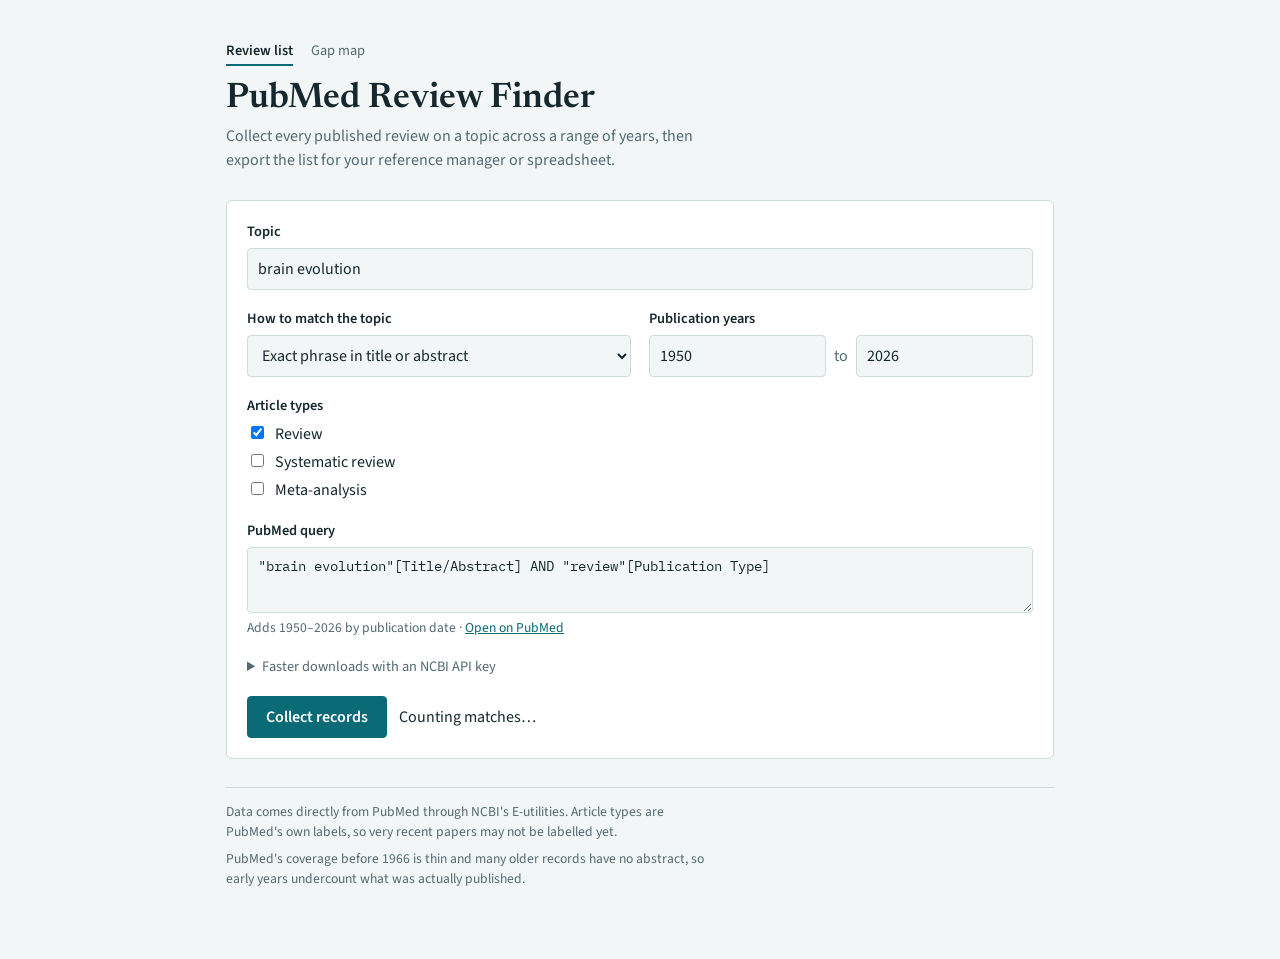
<file: index.html>
<!doctype html>
<html lang="en">
<head>
<meta charset="utf-8">
<meta name="viewport" content="width=device-width, initial-scale=1, viewport-fit=cover">
<title>PubMed Review Finder</title>
<meta name="description" content="Collect every PubMed review on a topic across a range of years, and export the records as CSV or RIS.">
<link rel="preconnect" href="https://fonts.googleapis.com">
<link rel="preconnect" href="https://fonts.gstatic.com" crossorigin>
<link rel="stylesheet" href="https://fonts.googleapis.com/css2?family=Newsreader:opsz,wght@6..72,500;6..72,600&family=Source+Sans+3:wght@400;600&family=IBM+Plex+Mono:wght@400;500&display=swap">
<link rel="stylesheet" href="site.css">
</head>
<body>
<main>
  <header>
    <nav class="site-nav"><a href="./" aria-current="page">Review list</a><a href="gap.html">Gap map</a></nav>
    <h1>PubMed Review Finder</h1>
    <p>Collect every published review on a topic across a range of years, then export the list for your reference manager or spreadsheet.</p>
  </header>

  <form id="form" novalidate>
    <div class="field">
      <label for="topic">Topic</label>
      <input type="text" id="topic" value="brain evolution" autocomplete="off">
    </div>
    <div class="row">
      <div class="field">
        <label for="mode">How to match the topic</label>
        <select id="mode">
          <option value="phrase">Exact phrase in title or abstract</option>
          <option value="words">All words in title or abstract</option>
          <option value="broad">Broad, with PubMed's subject mapping</option>
        </select>
      </div>
      <div class="field">
        <label for="from">Publication years</label>
        <div class="years">
          <input type="number" id="from" value="1950" min="1700" max="2100" aria-label="From year">
          <span>to</span>
          <input type="number" id="to" value="2026" min="1700" max="2100" aria-label="To year">
        </div>
      </div>
    </div>
    <fieldset>
      <legend>Article types</legend>
      <div class="checks">
        <label><input type="checkbox" id="t-review" value="review" checked> Review</label>
        <label><input type="checkbox" id="t-systematic" value="systematic review"> Systematic review</label>
        <label><input type="checkbox" id="t-meta" value="meta-analysis"> Meta-analysis</label>
      </div>
    </fieldset>
    <div class="field">
      <label for="query">PubMed query</label>
      <textarea id="query" rows="2" spellcheck="false"></textarea>
      <div class="hint"><span id="dateNote"></span> · <a id="pubmedLink" href="#" target="_blank" rel="noopener">Open on PubMed</a> <button type="button" class="linkbtn" id="resetQuery" hidden>· Undo my edits</button></div>
    </div>
    <details class="settings">
      <summary>Faster downloads with an NCBI API key</summary>
      <div class="field">
        <label for="apiKey">NCBI API key (optional)</label>
        <input type="password" id="apiKey" autocomplete="off">
        <span class="hint">A free key from your NCBI account settings raises the limit from 3 to 10 requests per second. It stays in this browser and is only sent to NCBI.</span>
      </div>
    </details>
    <div class="actions">
      <button type="submit" class="btn primary" id="go">Collect records</button>
      <button type="button" class="btn quiet" id="stop" hidden>Stop</button>
      <span id="countLine" aria-live="polite"></span>
    </div>
  </form>

  <section id="progress" hidden aria-live="polite">
    <div id="progressText"></div>
    <progress id="bar" max="1" value="0"></progress>
  </section>

  <div class="notice" id="notice" hidden role="status"></div>

  <section id="results" hidden>
    <div class="bar">
      <h2 id="resultTitle"></h2>
      <div class="actions">
        <button type="button" class="btn quiet" id="csv">Download CSV</button>
        <button type="button" class="btn quiet" id="ris">Download RIS</button>
      </div>
    </div>
    <div class="tools">
      <div class="field">
        <label for="filter">Filter these results</label>
        <input type="search" id="filter" placeholder="Title, author, journal or abstract">
      </div>
      <div class="field sort">
        <label for="sort">Sort by</label>
        <select id="sort">
          <option value="new">Newest first</option>
          <option value="old">Oldest first</option>
          <option value="journal">Journal</option>
        </select>
      </div>
    </div>
    <ol class="records" id="list"></ol>
    <button type="button" class="btn quiet" id="more" hidden>Show 100 more</button>
  </section>

  <footer>
    <p>Data comes directly from PubMed through NCBI's E-utilities. Article types are PubMed's own labels, so very recent papers may not be labelled yet.</p>
    <p>PubMed's coverage before 1966 is thin and many older records have no abstract, so early years undercount what was actually published.</p>
  </footer>
</main>

<script src="pubmed.js"></script>
<script>
const PAGE = 100;       // records added to the list per click

const $ = id => document.getElementById(id);
useApiKey(() => $('apiKey').value.trim());

/* ---------- Query building ---------- */

function topicClause(text, mode) {
  const clean = text.replace(/["\[\]]/g, ' ').replace(/\s+/g, ' ').trim();
  if (!clean) return '';
  if (mode === 'phrase') return `"${clean}"[Title/Abstract]`;
  if (mode === 'words') return clean.split(' ').map(w => `${w}[Title/Abstract]`).join(' AND ');
  return `(${clean})`;
}

function typeClause() {
  const types = [...document.querySelectorAll('.checks input:checked')].map(c => `"${c.value}"[Publication Type]`);
  if (types.length > 1) return `(${types.join(' OR ')})`;
  return types[0] || '';
}

function generatedQuery() {
  return [topicClause($('topic').value, $('mode').value), typeClause()].filter(Boolean).join(' AND ');
}

function searchSpec() {
  const from = parseInt($('from').value, 10), to = parseInt($('to').value, 10);
  const base = $('query').value.trim();
  if (!base) return { error: 'Enter a topic to search for.' };
  if (!from || !to) return { error: 'Enter both publication years.' };
  if (from > to) return { error: 'The first year needs to be before the last year.' };
  return { base, from, to, a: toDay(from, 1, 1), b: toDay(to, 12, 31) };
}

/* ---------- Live match count ---------- */

let countCtl = null, countTimer = null;

function refreshPreview() {
  const spec = searchSpec();
  $('dateNote').textContent = spec.error ? '' : `Adds ${spec.from}–${spec.to} by publication date`;
  $('pubmedLink').href = spec.error ? 'https://pubmed.ncbi.nlm.nih.gov/'
    : 'https://pubmed.ncbi.nlm.nih.gov/?term=' + encodeURIComponent(dated(spec.base, spec.a, spec.b));
  clearTimeout(countTimer);
  countCtl?.abort();
  if (spec.error) { $('countLine').textContent = spec.error; return; }
  $('countLine').textContent = 'Counting matches…';
  countTimer = setTimeout(async () => {
    const ctl = countCtl = new AbortController();
    try {
      const { count } = await search(dated(spec.base, spec.a, spec.b), 0, ctl.signal);
      showCount(count);
    } catch (e) {
      if (e.name !== 'AbortError') $('countLine').textContent = e.message;
    }
  }, 500);
}

function showCount(count) {
  const line = $('countLine');
  line.textContent = '';
  const strong = document.createElement('strong');
  strong.textContent = count.toLocaleString();
  line.append(strong, ` matching ${count === 1 ? 'record' : 'records'}`);
  const minutes = Math.ceil(count / BATCH * 1.3 / 60);
  if (count > 2000) line.append(`, about ${minutes} min to collect`);
}

/* ---------- Collecting ---------- */

let records = [], running = null, shown = PAGE, runLabel = '', runExpected = 0;

function setProgress(text, value) {
  $('progressText').textContent = text;
  $('bar').value = value;
}

function setBusy(busy) {
  $('go').disabled = busy;
  $('stop').hidden = !busy;
  $('progress').hidden = !busy;
  document.querySelectorAll('#form input, #form select, #form textarea').forEach(el => { el.disabled = busy; });
}

function notify(msg) {
  $('notice').textContent = msg || '';
  $('notice').hidden = !msg;
}

async function collect() {
  const spec = searchSpec();
  if (spec.error) { notify(spec.error); return; }
  clearTimeout(countTimer);
  countCtl?.abort();
  notify('');
  records = []; shown = PAGE; $('filter').value = '';
  runLabel = `${$('topic').value.trim() || 'pubmed'}_${spec.from}-${spec.to}`;
  $('results').hidden = true;
  setBusy(true);
  const ctl = running = new AbortController();
  const ids = new Set();
  let total = 0;
  try {
    setProgress('Searching PubMed…', 0);
    total = (await search(dated(spec.base, spec.a, spec.b), 0, ctl.signal)).count;
    runExpected = total;
    showCount(total);
    if (total) {
      await collectIds(spec.base, spec.a, spec.b, ids, () => {
        setProgress(`Finding records: ${ids.size.toLocaleString()} of ${total.toLocaleString()}`, Math.min(ids.size / total, 1) * .05);
      }, ctl.signal);
    }
    const list = [...ids];
    for (let i = 0; i < list.length; i += BATCH) {
      records.push(...await fetchRecords(list.slice(i, i + BATCH), ctl.signal));
      setProgress(`Downloading details: ${records.length.toLocaleString()} of ${list.length.toLocaleString()}`, .05 + .95 * records.length / list.length);
    }
    if (records.length < total) {
      notify(`PubMed reports ${total.toLocaleString()} matches, but ${records.length.toLocaleString()} could be retrieved. Narrowing the years or the query should recover the rest.`);
    }
  } catch (e) {
    const got = `${records.length.toLocaleString()} of ${total.toLocaleString()} records`;
    notify(e.name === 'AbortError' ? `Stopped with ${got} collected.` : `${e.message} Kept ${got}.`);
  }
  running = null;
  setBusy(false);
  render();
}

/* ---------- Results ---------- */

const hay = new WeakMap();
function searchText(r) {
  if (!hay.has(r)) hay.set(r, [r.title, r.authors.join(' '), r.journal, r.abstract, r.pmid].join(' ').toLowerCase());
  return hay.get(r);
}

function visibleRecords() {
  const q = $('filter').value.trim().toLowerCase();
  const rows = q ? records.filter(r => searchText(r).includes(q)) : records.slice();
  const by = $('sort').value;
  const yr = r => r.year ?? 0;
  if (by === 'new') rows.sort((a, b) => yr(b) - yr(a));
  if (by === 'old') rows.sort((a, b) => (a.year ?? 9999) - (b.year ?? 9999));
  if (by === 'journal') rows.sort((a, b) => a.journal.localeCompare(b.journal) || yr(b) - yr(a));
  return rows;
}

function render() {
  if (!records.length && !runExpected) {
    if (!$('notice').textContent) notify('No records match this search. Try a broader way of matching the topic.');
    return;
  }
  if (!records.length) return;
  const rows = visibleRecords();
  $('results').hidden = false;
  const noun = n => `${n.toLocaleString()} ${n === 1 ? 'record' : 'records'}`;
  $('resultTitle').textContent = rows.length === records.length ? noun(records.length) : `${rows.length.toLocaleString()} of ${noun(records.length)}`;
  $('list').replaceChildren(...rows.slice(0, shown).map(r => recordRow(r)));
  $('more').hidden = rows.length <= shown;
}

/* ---------- Wiring ---------- */

let queryEdited = false;

function syncQuery() {
  if (!queryEdited) $('query').value = generatedQuery();
  refreshPreview();
}

const exportName = ext => `pubmed_${slug(runLabel)}.${ext}`;

['topic', 'mode', 'from', 'to'].forEach(id => $(id).addEventListener('input', syncQuery));
document.querySelectorAll('.checks input').forEach(c => c.addEventListener('change', syncQuery));
$('query').addEventListener('input', () => {
  queryEdited = true;
  $('resetQuery').hidden = false;
  refreshPreview();
});
$('resetQuery').addEventListener('click', () => {
  queryEdited = false;
  $('resetQuery').hidden = true;
  syncQuery();
});
$('form').addEventListener('submit', e => { e.preventDefault(); if (!running) collect(); });
$('stop').addEventListener('click', () => running?.abort());
$('filter').addEventListener('input', () => { shown = PAGE; render(); });
$('sort').addEventListener('change', () => { shown = PAGE; render(); });
$('more').addEventListener('click', () => { shown += PAGE; render(); });
$('csv').addEventListener('click', () => saveFile(toCsv(visibleRecords()), 'text/csv;charset=utf-8', exportName('csv')));
$('ris').addEventListener('click', () => saveFile(toRis(visibleRecords()), 'application/x-research-info-systems', exportName('ris')));
$('apiKey').value = store.get('ncbi-key');
$('apiKey').addEventListener('change', () => store.set('ncbi-key', $('apiKey').value.trim()));

syncQuery();
</script>
</body>
</html>
</file>
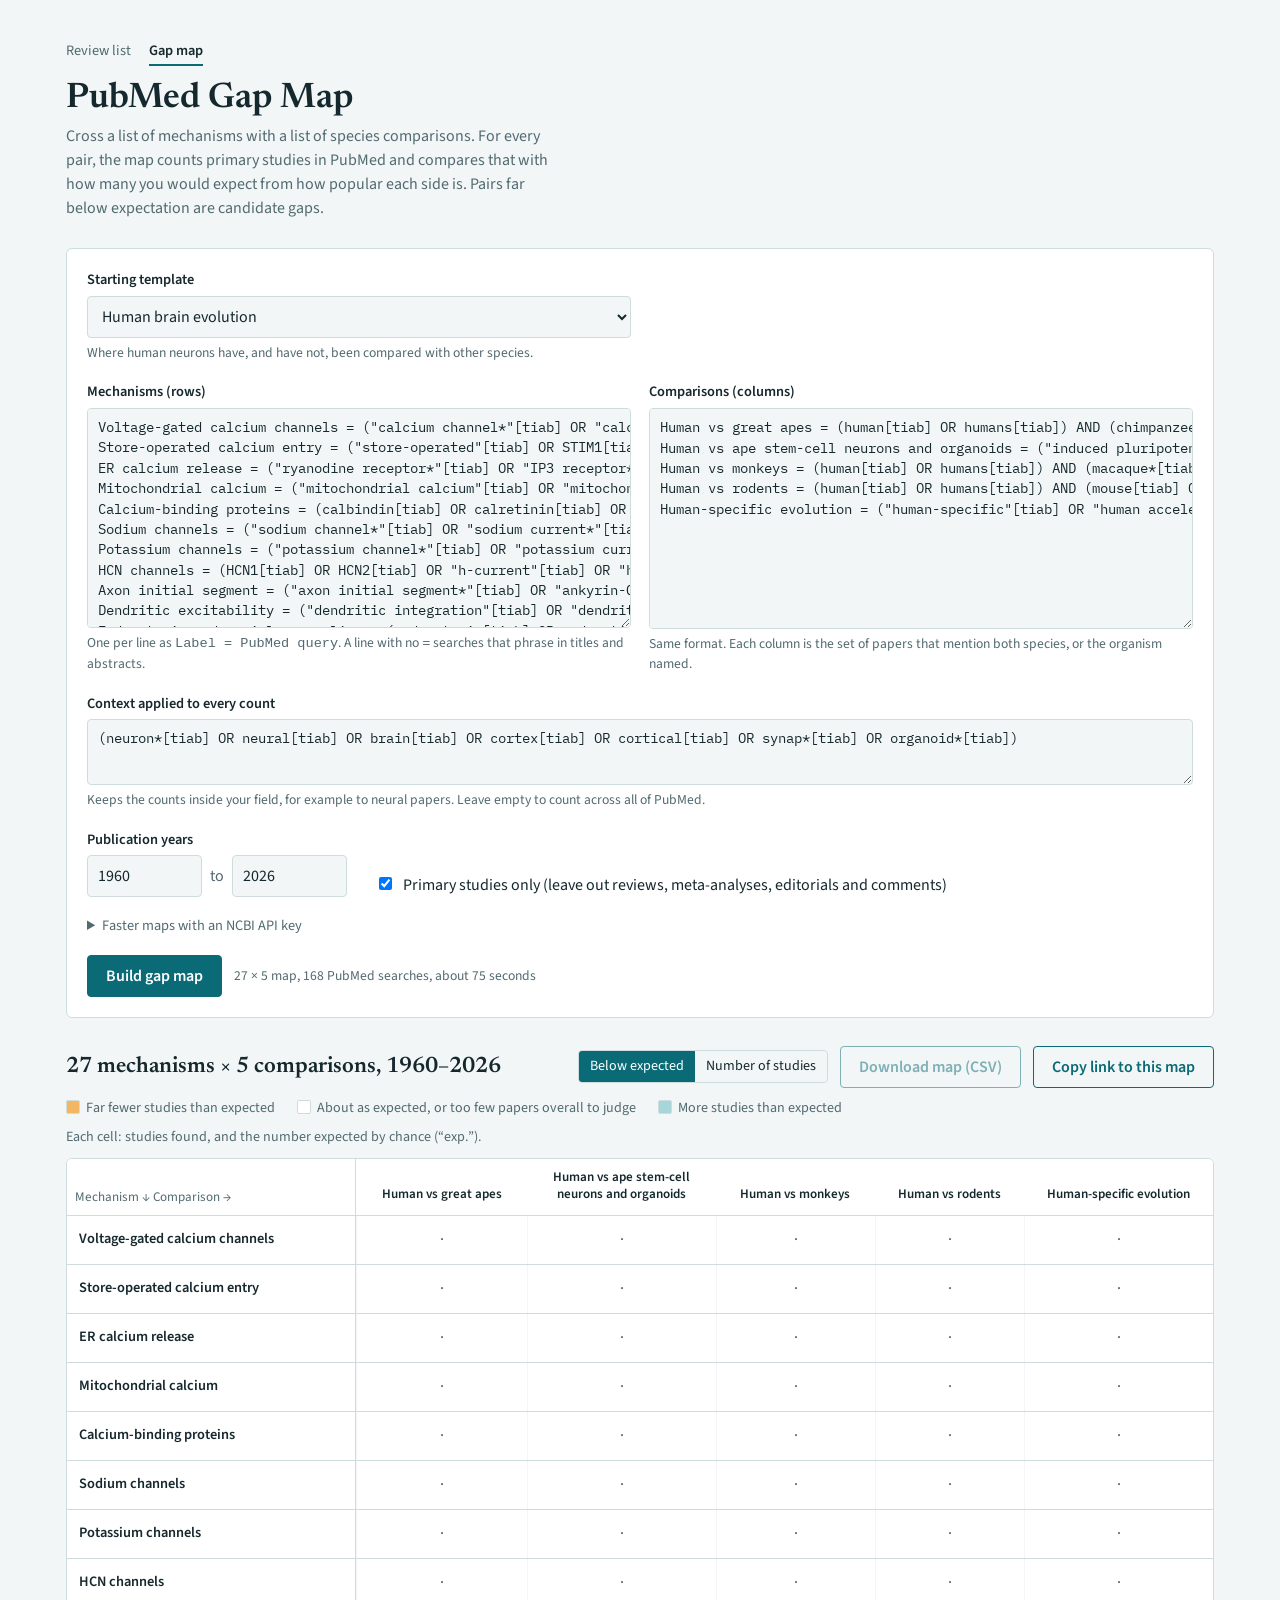
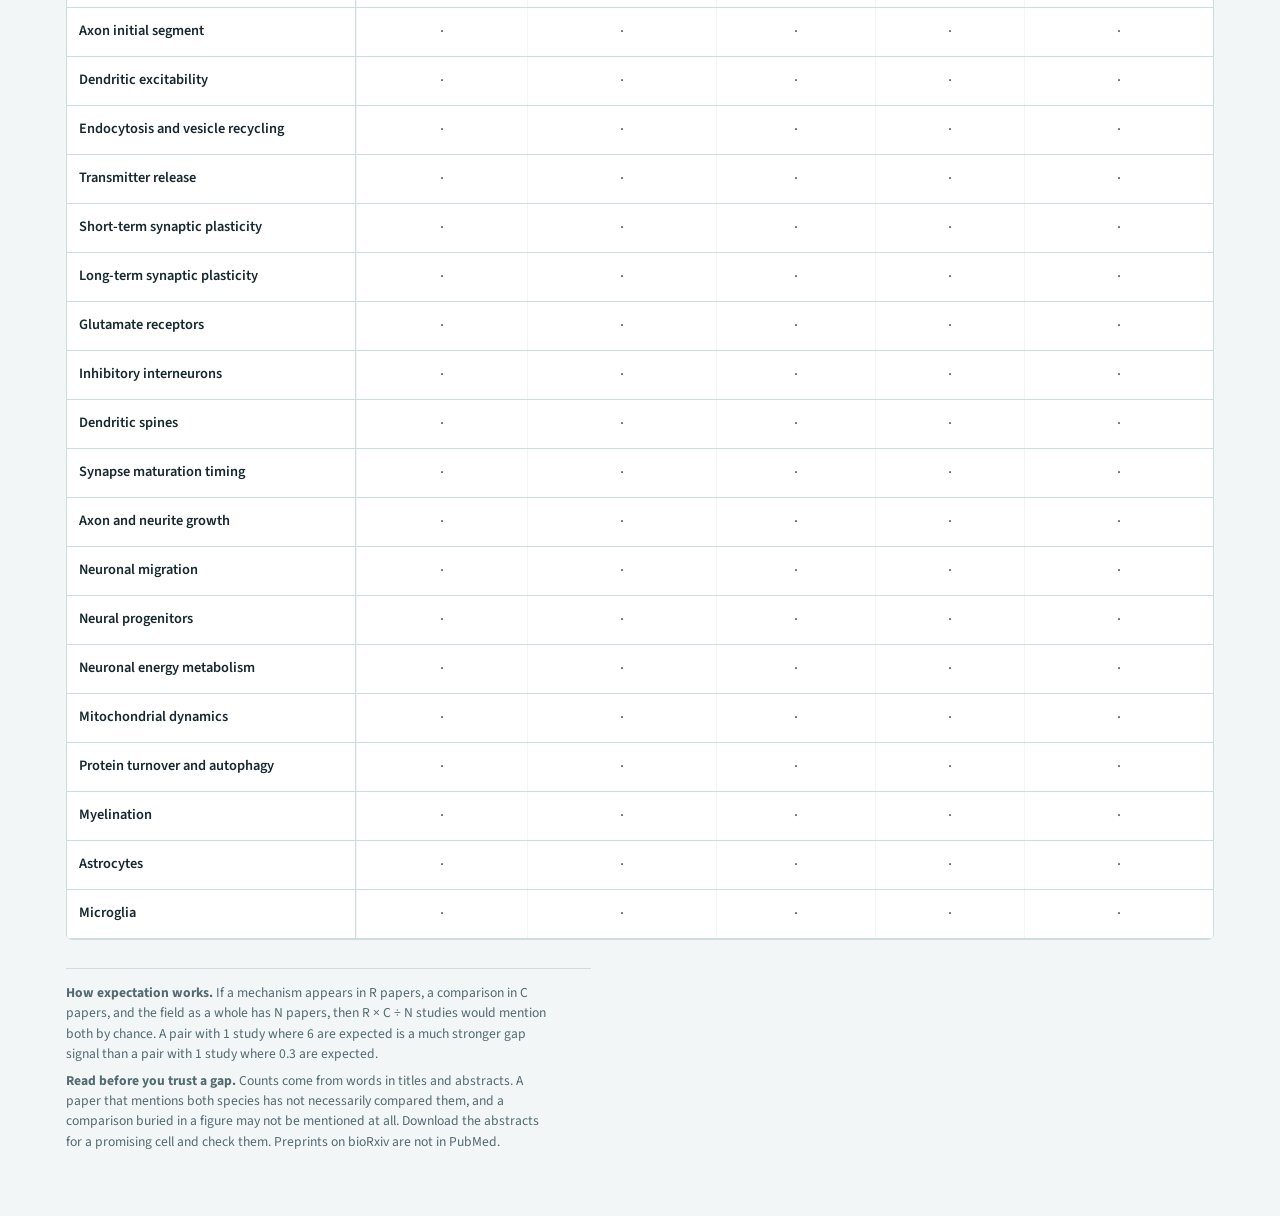
<file: gap.html>
<!doctype html>
<html lang="en">
<head>
<meta charset="utf-8">
<meta name="viewport" content="width=device-width, initial-scale=1, viewport-fit=cover">
<title>PubMed Gap Map</title>
<meta name="description" content="Cross mechanisms with species comparisons, count the primary studies in PubMed for each pair, and find the combinations nobody has studied.">
<link rel="preconnect" href="https://fonts.googleapis.com">
<link rel="preconnect" href="https://fonts.gstatic.com" crossorigin>
<link rel="stylesheet" href="https://fonts.googleapis.com/css2?family=Newsreader:opsz,wght@6..72,500;6..72,600&family=Source+Sans+3:wght@400;600&family=IBM+Plex+Mono:wght@400;500&display=swap">
<link rel="stylesheet" href="site.css">
<style>
/* Gap map: a mechanism-by-comparison grid. Warm cells have fewer studies than expected; cool cells more. */
:root { --gap: #f0a43a; --rich: #6dbac2; --cellfg: #15282e; }
@media (prefers-color-scheme: dark) { :root { --gap: #c4761f; --rich: #2f8e98; --cellfg: #f1f7f8; } }
main { max-width: 1180px; }
.config { display: grid; gap: 18px; grid-template-columns: 1fr 1fr; }
.config textarea { min-height: 220px; white-space: pre; overflow-x: auto; }
.config .wide { grid-column: 1 / -1; }
.config .wide textarea { min-height: 66px; white-space: pre-wrap; }
.opts { display: flex; flex-wrap: wrap; gap: 14px 28px; align-items: end; }
.opts .field { flex: 0 1 260px; }
.opts label.inline { display: flex; gap: 8px; align-items: baseline; font-weight: 400; }

.legend { display: flex; flex-wrap: wrap; gap: 8px 22px; align-items: center; font-size: .88rem; color: var(--muted); }
.swatch { display: inline-block; width: 14px; height: 14px; border-radius: 2px; vertical-align: -2px; margin-right: 6px; border: 1px solid var(--line); }
.views { display: inline-flex; border: 1px solid var(--line); border-radius: 4px; overflow: hidden; }
.views button { font: inherit; font-size: .88rem; background: transparent; color: var(--fg); border: 0; padding: 5px 11px; cursor: pointer; }
.views button[aria-pressed="true"] { background: var(--accent); color: var(--accent-fg); }

.matrix-wrap { overflow-x: auto; border: 1px solid var(--line); border-radius: 6px; background: var(--panel); }
table.matrix { border-collapse: separate; border-spacing: 0; font-variant-numeric: tabular-nums; min-width: 100%; }
.matrix th, .matrix td { border-bottom: 1px solid var(--line); padding: 0; }
.matrix thead th { position: sticky; top: 0; background: var(--panel); z-index: 2; vertical-align: bottom; padding: 10px 8px; text-align: center; min-width: 104px; max-width: 150px; font-weight: 600; font-size: .82rem; line-height: 1.25; }
.matrix th[scope=row] { position: sticky; left: 0; background: var(--panel); z-index: 1; text-align: left; padding: 6px 12px; font-weight: 600; font-size: .9rem; min-width: 200px; max-width: 240px; border-right: 1px solid var(--line); }
.matrix thead th.corner { left: 0; z-index: 3; text-align: left; color: var(--muted); font-weight: 400; border-right: 1px solid var(--line); }
.tot { display: block; font: 400 .74rem var(--mono); color: var(--muted); margin-top: 3px; }
.cell { width: 100%; min-height: 48px; border: 0; border-left: 1px solid var(--bg); background: var(--panel); color: var(--cellfg); font: inherit; cursor: pointer; display: grid; place-content: center; gap: 1px; padding: 6px 4px; }
.cell:hover { outline: 2px solid var(--accent); outline-offset: -2px; }
.cell .o { font: 600 1.05rem var(--display); }
.cell .e { font: 400 .7rem var(--mono); opacity: .8; }
.cell .flag { font: 600 .62rem var(--body); letter-spacing: .06em; text-transform: uppercase; }
.cell.pending .o { color: var(--muted); font-weight: 400; }
.cell[aria-current="true"] { outline: 3px solid var(--fg); outline-offset: -3px; }

.gaps { display: grid; gap: 10px; }
.gaps h2, #detail h2 { font: 600 1.4rem var(--display); margin: 0; }
ol.gaplist { margin: 0; padding: 0; list-style: none; border-top: 1px solid var(--line); }
ol.gaplist li { border-bottom: 1px solid var(--line); }
ol.gaplist button { all: unset; box-sizing: border-box; width: 100%; cursor: pointer; display: grid; grid-template-columns: 2.2rem minmax(0, 1fr) auto; gap: 12px; align-items: baseline; padding: 10px 4px; }
ol.gaplist button:hover .gl-t, ol.gaplist button:focus-visible .gl-t { color: var(--accent); text-decoration: underline; }
ol.gaplist button:focus-visible { outline: 2px solid var(--accent); }
.gl-n { font: 500 .85rem var(--mono); color: var(--muted); }
.gl-t { font: 500 1.02rem var(--display); }
.gl-c { font: 400 .85rem var(--mono); color: var(--muted); white-space: nowrap; }

#detail { display: grid; gap: 12px; min-width: 0; border-top: 2px solid var(--fg); padding-top: 16px; }
#detail .q { font: 400 .78rem/1.5 var(--mono); color: var(--muted); overflow-wrap: anywhere; background: var(--panel); border: 1px solid var(--line); border-radius: 4px; padding: 8px 10px; }
.explain { max-width: 75ch; display: grid; gap: 6px; }
.explain p { margin: 0; }
@media (max-width: 760px) {
  .config { grid-template-columns: 1fr; }
  .matrix th[scope=row] { min-width: 150px; }
  ol.gaplist button { grid-template-columns: 1.8rem minmax(0, 1fr); }
  .gl-c { grid-column: 2; white-space: normal; }
}
</style>
</head>
<body>
<main>
  <header>
    <nav class="site-nav"><a href="./">Review list</a><a href="gap.html" aria-current="page">Gap map</a></nav>
    <h1>PubMed Gap Map</h1>
    <p>Cross a list of mechanisms with a list of species comparisons. For every pair, the map counts primary studies in PubMed and compares that with how many you would expect from how popular each side is. Pairs far below expectation are candidate gaps.</p>
  </header>

  <form id="form" novalidate>
    <div class="row">
      <div class="field">
        <label for="template">Starting template</label>
        <select id="template">
          <option value="evolution">Human brain evolution</option>
          <option value="nonmodel">Non-model organisms and neuroprotection</option>
        </select>
        <span class="hint" id="templateHint"></span>
      </div>
    </div>
    <div class="config">
      <div class="field">
        <label for="rows">Mechanisms (rows)</label>
        <textarea id="rows" spellcheck="false"></textarea>
        <span class="hint">One per line as <code>Label = PubMed query</code>. A line with no <code>=</code> searches that phrase in titles and abstracts.</span>
      </div>
      <div class="field">
        <label for="cols">Comparisons (columns)</label>
        <textarea id="cols" spellcheck="false"></textarea>
        <span class="hint">Same format. Each column is the set of papers that mention both species, or the organism named.</span>
      </div>
      <div class="field wide">
        <label for="context">Context applied to every count</label>
        <textarea id="context" rows="2" spellcheck="false"></textarea>
        <span class="hint">Keeps the counts inside your field, for example to neural papers. Leave empty to count across all of PubMed.</span>
      </div>
    </div>
    <div class="opts">
      <div class="field">
        <label for="from">Publication years</label>
        <div class="years">
          <input type="number" id="from" min="1700" max="2100" aria-label="From year">
          <span>to</span>
          <input type="number" id="to" min="1700" max="2100" aria-label="To year">
        </div>
      </div>
      <label class="inline"><input type="checkbox" id="primary" checked> Primary studies only (leave out reviews, meta-analyses, editorials and comments)</label>
    </div>
    <details class="settings">
      <summary>Faster maps with an NCBI API key</summary>
      <div class="field">
        <label for="apiKey">NCBI API key (optional)</label>
        <input type="password" id="apiKey" autocomplete="off">
        <span class="hint">Raises the limit from 3 to 10 searches per second, so maps build about three times faster. It stays in this browser and is only sent to NCBI.</span>
      </div>
    </details>
    <div class="actions">
      <button type="submit" class="btn primary" id="go">Build gap map</button>
      <button type="button" class="btn quiet" id="stop" hidden>Stop</button>
      <span id="estimate" class="hint" aria-live="polite"></span>
    </div>
  </form>

  <section id="progress" hidden aria-live="polite">
    <div id="progressText"></div>
    <progress id="bar" max="1" value="0"></progress>
  </section>

  <div class="notice" id="notice" hidden role="status"></div>

  <section id="mapSection" class="gaps">
    <div class="bar">
      <h2 id="mapTitle">Map</h2>
      <div class="actions">
        <span class="views" role="group" aria-label="Shade cells by">
          <button type="button" id="viewRatio" aria-pressed="true">Below expected</button>
          <button type="button" id="viewCount" aria-pressed="false">Number of studies</button>
        </span>
        <button type="button" class="btn quiet" id="exportMap" disabled>Download map (CSV)</button>
        <button type="button" class="btn quiet" id="share">Copy link to this map</button>
      </div>
    </div>
    <div class="legend" id="legend"></div>
    <div class="matrix-wrap"><table class="matrix" id="matrix"></table></div>
  </section>

  <section class="gaps" id="gapSection" hidden>
    <h2>Most under-studied pairs</h2>
    <p class="hint">Ranked by how far each pair falls below expectation, among pairs where at least 2 studies would be expected. Click one to see what has been published.</p>
    <ol class="gaplist" id="gapList"></ol>
  </section>

  <section id="detail" hidden aria-live="polite">
    <div class="bar">
      <h2 id="detailTitle"></h2>
      <div class="actions">
        <a class="btn quiet" id="detailPubmed" target="_blank" rel="noopener">Open on PubMed</a>
        <button type="button" class="btn quiet" id="detailCsv" disabled>Download these abstracts (CSV)</button>
      </div>
    </div>
    <p id="detailSummary"></p>
    <div class="q" id="detailQuery"></div>
    <div id="detailStatus" class="hint"></div>
    <ol class="records" id="detailList"></ol>
  </section>

  <footer class="explain">
    <p><strong>How expectation works.</strong> If a mechanism appears in R papers, a comparison in C papers, and the field as a whole has N papers, then R × C ÷ N studies would mention both by chance. A pair with 1 study where 6 are expected is a much stronger gap signal than a pair with 1 study where 0.3 are expected.</p>
    <p><strong>Read before you trust a gap.</strong> Counts come from words in titles and abstracts. A paper that mentions both species has not necessarily compared them, and a comparison buried in a figure may not be mentioned at all. Download the abstracts for a promising cell and check them. Preprints on bioRxiv are not in PubMed.</p>
  </footer>
</main>

<script src="pubmed.js"></script>
<script>
const $ = id => document.getElementById(id);
useApiKey(() => $('apiKey').value.trim());

/* ---------- Templates ---------- */

const HUMAN = '(human[tiab] OR humans[tiab])';
const APES = '(chimpanzee*[tiab] OR bonobo*[tiab] OR gorilla*[tiab] OR orangutan*[tiab] OR "great ape*"[tiab])';

const TEMPLATES = {
  evolution: {
    hint: 'Where human neurons have, and have not, been compared with other species.',
    from: 1960, to: 2026,
    context: '(neuron*[tiab] OR neural[tiab] OR brain[tiab] OR cortex[tiab] OR cortical[tiab] OR synap*[tiab] OR organoid*[tiab])',
    cols: [
      `Human vs great apes = ${HUMAN} AND ${APES}`,
      `Human vs ape stem-cell neurons and organoids = ("induced pluripotent"[tiab] OR iPSC*[tiab] OR organoid*[tiab]) AND ${APES}`,
      `Human vs monkeys = ${HUMAN} AND (macaque*[tiab] OR monkey*[tiab] OR marmoset*[tiab] OR Macaca[tiab])`,
      `Human vs rodents = ${HUMAN} AND (mouse[tiab] OR mice[tiab] OR rat[tiab] OR rats[tiab] OR rodent*[tiab])`,
      'Human-specific evolution = ("human-specific"[tiab] OR "human accelerated"[tiab] OR hominin*[tiab] OR "human evolution"[tiab] OR "human lineage"[tiab])',
    ],
    rows: [
      'Voltage-gated calcium channels = ("calcium channel*"[tiab] OR "calcium current*"[tiab] OR "Ca2+ channel*"[tiab] OR "Ca2+ current*"[tiab] OR CACNA1*[tiab])',
      'Store-operated calcium entry = ("store-operated"[tiab] OR STIM1[tiab] OR STIM2[tiab] OR ORAI1[tiab] OR Orai*[tiab] OR "calcium release-activated"[tiab])',
      'ER calcium release = ("ryanodine receptor*"[tiab] OR "IP3 receptor*"[tiab] OR "inositol trisphosphate receptor*"[tiab] OR ITPR1[tiab] OR "endoplasmic reticulum calcium"[tiab])',
      'Mitochondrial calcium = ("mitochondrial calcium"[tiab] OR "mitochondrial Ca2+"[tiab] OR "calcium uniporter"[tiab] OR MCU[tiab])',
      'Calcium-binding proteins = (calbindin[tiab] OR calretinin[tiab] OR "calcium buffer*"[tiab] OR "calcium-binding protein*"[tiab])',
      'Sodium channels = ("sodium channel*"[tiab] OR "sodium current*"[tiab] OR "Na+ current*"[tiab] OR SCN1A[tiab] OR SCN2A[tiab] OR SCN8A[tiab] OR Nav1*[tiab])',
      'Potassium channels = ("potassium channel*"[tiab] OR "potassium current*"[tiab] OR "K+ current*"[tiab] OR KCNQ*[tiab] OR Kv1*[tiab] OR Kv2*[tiab] OR Kv3*[tiab] OR Kv4*[tiab])',
      'HCN channels = (HCN1[tiab] OR HCN2[tiab] OR "h-current"[tiab] OR "hyperpolarization-activated"[tiab])',
      'Axon initial segment = ("axon initial segment*"[tiab] OR "ankyrin-G"[tiab] OR ANK3[tiab])',
      'Dendritic excitability = ("dendritic integration"[tiab] OR "dendritic excitability"[tiab] OR "dendritic spike*"[tiab] OR "backpropagating action potential*"[tiab] OR "back-propagating action potential*"[tiab])',
      'Endocytosis and vesicle recycling = (endocytosis[tiab] OR endocytic[tiab] OR "vesicle recycling"[tiab] OR dynamin*[tiab] OR clathrin[tiab])',
      'Transmitter release = ("neurotransmitter release"[tiab] OR "release probability"[tiab] OR exocytosis[tiab] OR synaptotagmin*[tiab] OR SNARE*[tiab])',
      'Short-term synaptic plasticity = ("short-term plasticity"[tiab] OR "paired-pulse"[tiab] OR "synaptic depression"[tiab] OR "synaptic facilitation"[tiab])',
      'Long-term synaptic plasticity = ("long-term potentiation"[tiab] OR "long-term depression"[tiab])',
      'Glutamate receptors = (NMDA*[tiab] OR AMPA*[tiab] OR "glutamate receptor*"[tiab] OR GRIN2B[tiab])',
      'Inhibitory interneurons = (interneuron*[tiab] OR GABAergic[tiab])',
      'Dendritic spines = ("dendritic spine*"[tiab] OR "spine density"[tiab])',
      'Synapse maturation timing = ("synaptic maturation"[tiab] OR "synapse maturation"[tiab] OR neoteny[tiab] OR "developmental timing"[tiab] OR "maturation rate"[tiab])',
      'Axon and neurite growth = ("axon growth"[tiab] OR "axon outgrowth"[tiab] OR "axonal branching"[tiab] OR "neurite outgrowth"[tiab])',
      'Neuronal migration = ("neuronal migration"[tiab] OR "radial migration"[tiab])',
      'Neural progenitors = ("radial glia*"[tiab] OR "neural progenitor*"[tiab] OR "basal progenitor*"[tiab])',
      'Neuronal energy metabolism = (glycolysis[tiab] OR glycolytic[tiab] OR "oxidative phosphorylation"[tiab] OR "energy metabolism"[tiab])',
      'Mitochondrial dynamics = ("mitochondrial dynamics"[tiab] OR "mitochondrial fission"[tiab] OR "mitochondrial fusion"[tiab] OR "mitochondrial biogenesis"[tiab])',
      'Protein turnover and autophagy = (autophagy[tiab] OR proteasom*[tiab] OR "protein turnover"[tiab] OR proteostasis[tiab])',
      'Myelination = (myelin*[tiab] OR oligodendrocyte*[tiab])',
      'Astrocytes = (astrocyte*[tiab] OR astroglia*[tiab])',
      'Microglia = (microglia*[tiab])',
    ],
  },
  nonmodel: {
    hint: 'Protective mechanisms known in other animals, against how much they have been tested in mammalian disease models (last column).',
    from: 1960, to: 2026,
    context: '(neuron*[tiab] OR neural[tiab] OR brain[tiab] OR "nervous system"[tiab] OR axon*[tiab] OR "spinal cord"[tiab] OR glia*[tiab])',
    cols: [
      'Cephalopods = (cephalopod*[tiab] OR octopus*[tiab] OR squid*[tiab] OR cuttlefish[tiab])',
      'Salamanders and axolotl = (axolotl*[tiab] OR salamander*[tiab] OR newt*[tiab] OR Ambystoma[tiab] OR urodel*[tiab])',
      'Zebrafish = (zebrafish[tiab] OR "Danio rerio"[tiab])',
      'Planarians = (planaria*[tiab] OR planarian*[tiab] OR Schmidtea[tiab])',
      'Hibernators = (hibernat*[tiab] OR torpor[tiab] OR "ground squirrel*"[tiab])',
      'Naked mole-rat = ("naked mole-rat*"[tiab] OR "naked mole rat*"[tiab] OR Heterocephalus[tiab])',
      'Bats = (bats[tiab] OR Chiroptera[tiab] OR Myotis[tiab])',
      'Anoxia-tolerant turtles = (turtle*[tiab] OR Chrysemys[tiab] OR Trachemys[tiab])',
      'Killifish = (killifish[tiab] OR Nothobranchius[tiab])',
      'Tardigrades = (tardigrade*[tiab])',
      'Mammalian disease models = (mouse[tiab] OR mice[tiab] OR rat[tiab] OR rats[tiab]) AND (neurodegenerat*[tiab] OR Alzheimer*[tiab] OR Parkinson*[tiab] OR "amyotrophic lateral sclerosis"[tiab] OR Huntington*[tiab] OR "spinal cord injury"[tiab] OR stroke[tiab])',
    ],
    rows: [
      'RNA editing = ("RNA editing"[tiab] OR ADAR*[tiab] OR "A-to-I"[tiab])',
      'RNA stability and decay = ("mRNA stability"[tiab] OR "RNA stability"[tiab] OR "mRNA decay"[tiab] OR "RNA decay"[tiab] OR "nonsense-mediated"[tiab])',
      'Cold-shock proteins = (RBM3[tiab] OR CIRBP[tiab] OR "cold-shock protein*"[tiab] OR "cold shock protein*"[tiab] OR "cold-inducible"[tiab])',
      'Anoxia and hypoxia tolerance = (anoxia[tiab] OR anoxic[tiab] OR "hypoxia tolerance"[tiab] OR "hypoxia-tolerant"[tiab] OR "hypoxic tolerance"[tiab])',
      'Oxidative stress defence = ("oxidative stress"[tiab] OR antioxidant*[tiab] OR "reactive oxygen species"[tiab])',
      'Chaperones and protein aggregation = (chaperone*[tiab] OR "heat shock protein*"[tiab] OR "protein aggregation"[tiab] OR "protein misfolding"[tiab])',
      'Autophagy and proteasome = (autophagy[tiab] OR proteasom*[tiab] OR proteostasis[tiab])',
      'Axon regeneration = ("axon regeneration"[tiab] OR "axonal regeneration"[tiab] OR "nerve regeneration"[tiab])',
      'Adult neurogenesis = ("adult neurogenesis"[tiab] OR "neural stem cell*"[tiab])',
      'Glial response to injury = ("glial scar"[tiab] OR "reactive astrocyte*"[tiab] OR "reactive gliosis"[tiab])',
      'Neuroinflammation = (microglia*[tiab] OR neuroinflammat*[tiab])',
      'Remyelination = (remyelinat*[tiab] OR demyelinat*[tiab])',
      'Synapse loss and regrowth = ("synapse loss"[tiab] OR "synaptic loss"[tiab] OR "synapse regeneration"[tiab] OR synaptogenesis[tiab])',
      'Mitochondrial function = (mitochondri*[tiab])',
      'DNA repair = ("DNA repair"[tiab] OR "DNA damage"[tiab])',
      'Senescence and lifespan = (senescen*[tiab] OR longevity[tiab] OR lifespan[tiab] OR "life span"[tiab])',
      'Excitotoxicity and channel arrest = (excitotoxic*[tiab] OR "channel arrest"[tiab] OR "glutamate toxicity"[tiab])',
      'Extracellular matrix and hyaluronan = (hyaluron*[tiab] OR "extracellular matrix"[tiab] OR "perineuronal net*"[tiab])',
      'Insulin, IGF and mTOR signalling = (insulin[tiab] OR IGF*[tiab] OR mTOR[tiab] OR FOXO*[tiab])',
      'Lipid metabolism = ("lipid metabolism"[tiab] OR "fatty acid*"[tiab] OR cholesterol[tiab])',
    ],
  },
};

/* ---------- Configuration ---------- */

function parseLines(text) {
  return text.split('\n').map(l => l.trim()).filter(l => l && !l.startsWith('#')).map(l => {
    const i = l.indexOf(' = ');
    return i > 0 ? { label: l.slice(0, i).trim(), query: l.slice(i + 3).trim() }
                 : { label: l, query: `"${l.replace(/"/g, '')}"[tiab]` };
  });
}

function readConfig() {
  return {
    template: $('template').value,
    rows: $('rows').value, cols: $('cols').value, context: $('context').value,
    from: parseInt($('from').value, 10), to: parseInt($('to').value, 10),
    primary: $('primary').checked,
  };
}

function applyConfig(c) {
  if (TEMPLATES[c.template]) $('template').value = c.template;
  $('rows').value = c.rows ?? ''; $('cols').value = c.cols ?? ''; $('context').value = c.context ?? '';
  $('from').value = c.from ?? 1960; $('to').value = c.to ?? 2026;
  $('primary').checked = c.primary !== false;
  $('templateHint').textContent = TEMPLATES[c.template]?.hint || '';
}

function loadTemplate(key) {
  const t = TEMPLATES[key];
  applyConfig({ template: key, rows: t.rows.join('\n'), cols: t.cols.join('\n'), context: t.context, from: t.from, to: t.to, primary: true });
}

const EXCLUDED = '("review"[pt] OR "systematic review"[pt] OR "meta-analysis"[pt] OR "editorial"[pt] OR "comment"[pt])';

function plan(c) {
  const rows = parseLines(c.rows), cols = parseLines(c.cols);
  if (!rows.length) return { error: 'Add at least one mechanism.' };
  if (!cols.length) return { error: 'Add at least one comparison.' };
  if (!c.from || !c.to) return { error: 'Enter both publication years.' };
  if (c.from > c.to) return { error: 'The first year needs to be before the last year.' };
  let universe = [c.context.trim() ? `(${c.context.trim()})` : 'all[sb]', `${c.from}/01/01:${c.to}/12/31[dp]`].join(' AND ');
  if (c.primary) universe = `(${universe}) NOT ${EXCLUDED}`;
  return {
    rows, cols, universe, years: `${c.from}–${c.to}`,
    rowTerm: i => `(${rows[i].query}) AND (${universe})`,
    colTerm: j => `(${cols[j].query}) AND (${universe})`,
    cellTerm: (i, j) => `(${rows[i].query}) AND (${cols[j].query}) AND (${universe})`,
  };
}

/* Share a map as a link: the configuration rides in the URL hash. */
function encodeConfig(c) {
  const bytes = new TextEncoder().encode(JSON.stringify(c));
  return btoa(String.fromCharCode(...bytes)).replace(/\+/g, '-').replace(/\//g, '_').replace(/=+$/, '');
}
function decodeConfig(s) {
  try {
    const bin = atob(s.replace(/-/g, '+').replace(/_/g, '/'));
    return JSON.parse(new TextDecoder().decode(Uint8Array.from(bin, ch => ch.charCodeAt(0))));
  } catch { return null; }
}

/* ---------- Counting ---------- */

const counts = new Map();   // query → count, kept while the page is open
let map = null, running = null, view = 'ratio', current = null;

async function countOf(term, signal) {
  if (counts.has(term)) return counts.get(term);
  const { count } = await search(term, 0, signal);
  counts.set(term, count);
  return count;
}

const expected = (i, j) => map.N ? map.R[i] * map.C[j] / map.N : null;
const MIN_EXPECTED = 2;
const isGap = (o, e) => e != null && e >= MIN_EXPECTED && o <= e / 3;
const fmtE = e => e >= 10 ? Math.round(e).toLocaleString() : e.toFixed(1);

function estimate() {
  const p = plan(readConfig());
  if (p.error) { $('estimate').textContent = p.error; return; }
  const n = 1 + p.rows.length + p.cols.length + p.rows.length * p.cols.length;
  const todo = [p.universe, ...p.rows.map((_, i) => p.rowTerm(i)), ...p.cols.map((_, j) => p.colTerm(j))].filter(t => !counts.has(t)).length
    + p.rows.reduce((s, _, i) => s + p.cols.filter((_, j) => !counts.has(p.cellTerm(i, j))).length, 0);
  const secs = todo * ($('apiKey').value.trim() ? .2 : .45);
  $('estimate').textContent = `${p.rows.length} × ${p.cols.length} map, ${n.toLocaleString()} PubMed searches` +
    (todo ? `, about ${secs < 90 ? Math.max(5, Math.round(secs / 5) * 5) + ' seconds' : Math.round(secs / 60) + ' minutes'}` : ', all counted already');
}

function setBusy(busy) {
  $('go').disabled = busy;
  $('stop').hidden = !busy;
  $('progress').hidden = !busy;
  document.querySelectorAll('#form input, #form select, #form textarea').forEach(e => { e.disabled = busy; });
}

function notify(msg) {
  $('notice').textContent = msg || '';
  $('notice').hidden = !msg;
}

async function build() {
  const p = plan(readConfig());
  if (p.error) { notify(p.error); return; }
  notify('');
  map = { p, N: null, R: p.rows.map(() => null), C: p.cols.map(() => null), O: p.rows.map(() => p.cols.map(() => null)) };
  current = null;
  $('detail').hidden = true;
  $('gapSection').hidden = true;
  drawTable();
  setBusy(true);
  const ctl = running = new AbortController();
  const total = 1 + p.rows.length + p.cols.length + p.rows.length * p.cols.length;
  let done = 0;
  const step = async term => {
    const n = await countOf(term, ctl.signal);
    done++;
    $('progressText').textContent = `Counting studies: ${done.toLocaleString()} of ${total.toLocaleString()} searches`;
    $('bar').value = done / total;
    return n;
  };
  try {
    map.N = await step(p.universe);
    for (let j = 0; j < p.cols.length; j++) { map.C[j] = await step(p.colTerm(j)); drawTotals(); }
    for (let i = 0; i < p.rows.length; i++) { map.R[i] = await step(p.rowTerm(i)); drawTotals(); }
    for (let i = 0; i < p.rows.length; i++) {
      for (let j = 0; j < p.cols.length; j++) { map.O[i][j] = await step(p.cellTerm(i, j)); drawCell(i, j); }
    }
  } catch (e) {
    notify(e.name === 'AbortError' ? 'Stopped. Counts so far are shown, and finished searches are reused if you build again.' : e.message);
  }
  running = null;
  setBusy(false);
  estimate();
  map.p.rows.forEach((_, i) => map.p.cols.forEach((_, j) => drawCell(i, j)));
  drawGaps();
}

/* ---------- Drawing ---------- */

function drawTable() {
  const p = map.p;
  const head = el('tr');
  head.append(el('th', 'corner', 'Mechanism ↓  Comparison →'));
  p.cols.forEach((c, j) => {
    const th = el('th');
    th.scope = 'col';
    th.append(el('span', '', c.label), el('span', 'tot', ''));
    th.dataset.j = j;
    head.append(th);
  });
  const thead = el('thead'); thead.append(head);
  const tbody = el('tbody');
  p.rows.forEach((r, i) => {
    const tr = el('tr');
    const th = el('th');
    th.scope = 'row';
    th.append(el('span', '', r.label), el('span', 'tot', ''));
    tr.append(th);
    p.cols.forEach((_, j) => {
      const td = el('td');
      const b = el('button', 'cell pending');
      b.type = 'button';
      b.dataset.i = i; b.dataset.j = j;
      b.append(el('span', 'o', '·'), el('span', 'e', ''), el('span', 'flag', ''));
      b.setAttribute('aria-label', `${r.label}, ${p.cols[j].label}: not counted yet`);
      td.append(b);
      tr.append(td);
    });
    tbody.append(tr);
  });
  $('matrix').replaceChildren(thead, tbody);
  $('mapTitle').textContent = `${p.rows.length} mechanisms × ${p.cols.length} comparisons, ${p.years}`;
  drawLegend();
  drawTotals();
}

function drawTotals() {
  const studies = n => n == null ? '' : `${n.toLocaleString()} ${n === 1 ? 'study' : 'studies'}`;
  document.querySelectorAll('#matrix thead th[data-j] .tot').forEach((s, j) => { s.textContent = studies(map.C[j]); });
  document.querySelectorAll('#matrix tbody th .tot').forEach((s, i) => { s.textContent = studies(map.R[i]); });
}

function cellButton(i, j) { return $('matrix').querySelector(`.cell[data-i="${i}"][data-j="${j}"]`); }

function maxObserved() {
  return Math.max(1, ...map.O.flat().filter(o => o != null));
}

function shade(o, e) {
  if (view === 'count') {
    const pct = Math.round(70 * Math.log10(o + 1) / Math.log10(maxObserved() + 1));
    return `color-mix(in srgb, var(--rich) ${pct}%, var(--panel))`;
  }
  if (e == null || e < 0.5 && o < 3) return '';
  const lr = Math.log2((o + .5) / (e + .5));
  const pct = lr < 0 ? Math.round(80 * Math.min(1, -lr / 4)) : Math.round(60 * Math.min(1, lr / 3));
  return `color-mix(in srgb, var(${lr < 0 ? '--gap' : '--rich'}) ${pct}%, var(--panel))`;
}

function drawCell(i, j) {
  const b = cellButton(i, j), o = map.O[i][j];
  if (!b || o == null) return;
  const e = expected(i, j);
  b.classList.remove('pending');
  b.querySelector('.o').textContent = o.toLocaleString();
  b.querySelector('.e').textContent = e == null ? '' : `exp. ${fmtE(e)}`;
  const gap = isGap(o, e);
  b.querySelector('.flag').textContent = gap ? (o === 0 ? 'none' : 'gap') : '';
  b.style.background = shade(o, e);
  b.setAttribute('aria-label', `${map.p.rows[i].label}, ${map.p.cols[j].label}: ${o} studies, about ${e == null ? '?' : fmtE(e)} expected${gap ? ', under-studied' : ''}`);
}

function drawLegend() {
  const sw = color => { const s = el('span', 'swatch'); s.style.background = color; return s; };
  const items = view === 'ratio' ? [
    [sw('color-mix(in srgb, var(--gap) 80%, var(--panel))'), 'Far fewer studies than expected'],
    [sw('var(--panel)'), 'About as expected, or too few papers overall to judge'],
    [sw('color-mix(in srgb, var(--rich) 60%, var(--panel))'), 'More studies than expected'],
  ] : [
    [sw('var(--panel)'), 'No studies'],
    [sw('color-mix(in srgb, var(--rich) 70%, var(--panel))'), 'Most studies in this map'],
  ];
  $('legend').replaceChildren(...items.map(([s, t]) => { const span = el('span'); span.append(s, t); return span; }),
    el('span', '', 'Each cell: studies found, and the number expected by chance (“exp.”).'));
}

function rankedGaps() {
  const list = [];
  map.O.forEach((row, i) => row.forEach((o, j) => {
    const e = expected(i, j);
    if (o != null && e != null && e >= MIN_EXPECTED && o < e) list.push({ i, j, o, e, score: Math.log2((e + .5) / (o + .5)) });
  }));
  return list.sort((a, b) => b.score - a.score || b.e - a.e);
}

function drawGaps() {
  if (!map || map.N == null) return;
  const list = rankedGaps().slice(0, 20);
  $('gapSection').hidden = !list.length;
  $('exportMap').disabled = false;
  $('gapList').replaceChildren(...list.map((g, k) => {
    const li = el('li');
    const b = el('button');
    b.type = 'button';
    b.append(el('span', 'gl-n', String(k + 1)),
      el('span', 'gl-t', `${map.p.rows[g.i].label} × ${map.p.cols[g.j].label}`),
      el('span', 'gl-c', `${g.o} found, about ${fmtE(g.e)} expected`));
    b.addEventListener('click', () => openCell(g.i, g.j));
    li.append(b);
    return li;
  }));
}

/* ---------- Cell detail ---------- */

let detailRecords = [], detailCtl = null;

async function openCell(i, j) {
  if (!map || map.O[i][j] == null) return;
  const p = map.p, o = map.O[i][j], e = expected(i, j);
  cellButton(current?.i, current?.j)?.removeAttribute('aria-current');
  current = { i, j };
  cellButton(i, j)?.setAttribute('aria-current', 'true');
  const term = p.cellTerm(i, j);
  $('detail').hidden = false;
  $('detailTitle').textContent = `${p.rows[i].label} × ${p.cols[j].label}`;
  $('detailSummary').textContent = `${o.toLocaleString()} ${o === 1 ? 'study' : 'studies'} found, about ${fmtE(e)} expected. ` +
    `${p.rows[i].label} appears in ${map.R[i].toLocaleString()} studies in this field and ${p.cols[j].label.toLowerCase()} in ${map.C[j].toLocaleString()}.`;
  $('detailQuery').textContent = term;
  $('detailPubmed').href = 'https://pubmed.ncbi.nlm.nih.gov/?term=' + encodeURIComponent(term);
  $('detailList').replaceChildren();
  $('detailCsv').disabled = true;
  detailRecords = [];
  $('detail').scrollIntoView({ behavior: matchMedia('(prefers-reduced-motion: reduce)').matches ? 'auto' : 'smooth', block: 'start' });
  if (!o) { $('detailStatus').textContent = 'No studies match. Check the query on PubMed with broader wording before treating this as a gap.'; return; }
  detailCtl?.abort();
  const ctl = detailCtl = new AbortController();
  $('detailStatus').textContent = 'Loading studies…';
  try {
    const { ids } = await search(term, 100, ctl.signal, { sort: 'pub_date' });
    detailRecords = [];
    for (let k = 0; k < ids.length; k += BATCH) detailRecords.push(...await fetchRecords(ids.slice(k, k + BATCH), ctl.signal));
    $('detailStatus').textContent = o > detailRecords.length ? `Showing the newest ${detailRecords.length} of ${o.toLocaleString()}. Open on PubMed for the rest.` : '';
    $('detailList').replaceChildren(...detailRecords.map(r => recordRow(r, /^$/)));
    $('detailCsv').disabled = !detailRecords.length;
  } catch (err) {
    if (err.name !== 'AbortError') $('detailStatus').textContent = err.message;
  }
}

/* ---------- Export and sharing ---------- */

function exportMap() {
  const p = map.p, head = ['Mechanism', 'Comparison', 'Studies found', 'Expected', 'Found ÷ expected', 'Flag', 'Mechanism total', 'Comparison total', 'Field total', 'PubMed query', 'PubMed link'];
  const rows = [];
  p.rows.forEach((r, i) => p.cols.forEach((c, j) => {
    const o = map.O[i][j], e = expected(i, j);
    if (o == null) return;
    rows.push([r.label, c.label, o, e == null ? '' : e.toFixed(2), e ? (o / e).toFixed(2) : '', isGap(o, e) ? 'under-studied' : '',
      map.R[i], map.C[j], map.N, p.cellTerm(i, j), 'https://pubmed.ncbi.nlm.nih.gov/?term=' + encodeURIComponent(p.cellTerm(i, j))]);
  }));
  saveFile(csvTable(head, rows), 'text/csv;charset=utf-8', `gap-map_${slug($('template').selectedOptions[0].text)}_${p.years.replace('–', '-')}.csv`);
}

async function share() {
  const url = location.href.split('#')[0] + '#map=' + encodeConfig(readConfig());
  history.replaceState(null, '', url);
  try {
    await navigator.clipboard.writeText(url);
    $('share').textContent = 'Link copied';
  } catch {
    $('share').textContent = 'Link is in the address bar';
  }
  setTimeout(() => { $('share').textContent = 'Copy link to this map'; }, 2500);
}

/* ---------- Wiring ---------- */

function setView(v) {
  view = v;
  $('viewRatio').setAttribute('aria-pressed', v === 'ratio');
  $('viewCount').setAttribute('aria-pressed', v === 'count');
  if (!map) return;
  drawLegend();
  map.p.rows.forEach((_, i) => map.p.cols.forEach((_, j) => drawCell(i, j)));
}

function saveDraft() { store.set('gap-map-draft', JSON.stringify(readConfig())); }

$('template').addEventListener('change', () => { loadTemplate($('template').value); saveDraft(); preview(); });
['rows', 'cols', 'context', 'from', 'to'].forEach(id => $(id).addEventListener('input', () => { saveDraft(); estimate(); }));
['rows', 'cols'].forEach(id => $(id).addEventListener('change', preview));
$('primary').addEventListener('change', () => { saveDraft(); estimate(); });
$('form').addEventListener('submit', e => { e.preventDefault(); if (!running) build(); });
$('stop').addEventListener('click', () => running?.abort());
$('viewRatio').addEventListener('click', () => setView('ratio'));
$('viewCount').addEventListener('click', () => setView('count'));
$('exportMap').addEventListener('click', exportMap);
$('share').addEventListener('click', share);
$('matrix').addEventListener('click', e => {
  const b = e.target.closest('.cell');
  if (b) openCell(+b.dataset.i, +b.dataset.j);
});
$('detailCsv').addEventListener('click', () => {
  const p = map.p, { i, j } = current;
  saveFile(toCsv(detailRecords), 'text/csv;charset=utf-8', `gap-map_${slug(p.rows[i].label)}_x_${slug(p.cols[j].label)}.csv`);
});
$('apiKey').value = store.get('ncbi-key');
$('apiKey').addEventListener('change', () => { store.set('ncbi-key', $('apiKey').value.trim()); estimate(); });

/* Before a build, show the empty grid so the layout of the map is visible. */
function preview() {
  if (running) return;
  const p = plan(readConfig());
  if (p.error) return;
  map = { p, N: null, R: p.rows.map(() => null), C: p.cols.map(() => null), O: p.rows.map(() => p.cols.map(() => null)) };
  drawTable();
  $('gapSection').hidden = true;
  $('detail').hidden = true;
  $('exportMap').disabled = true;
}

const fromLink = location.hash.startsWith('#map=') ? decodeConfig(location.hash.slice(5)) : null;
let draft = null;
try { draft = JSON.parse(store.get('gap-map-draft') || 'null'); } catch {}
if (fromLink) applyConfig(fromLink);
else if (draft) applyConfig(draft);
else loadTemplate('evolution');
preview();
estimate();
</script>
</body>
</html>
</file>
<file: site.css>
/* Shared styles for the site. Layout: one reading column; records ruled like a bibliography. */
:root {
  --bg: #f2f6f6; --panel: #ffffff; --fg: #15282e; --muted: #526a71; --line: #cfdcde;
  --accent: #0a6a75; --accent-fg: #ffffff; --soft: #dfeeef; --warn-bg: #fdf1d8; --warn-fg: #6f4a00;
  --display: "Newsreader", Georgia, "Times New Roman", serif;
  --body: "Source Sans 3", -apple-system, "Segoe UI", Helvetica, Arial, sans-serif;
  --mono: "IBM Plex Mono", ui-monospace, Menlo, Consolas, monospace;
  color-scheme: light;
}
@media (prefers-color-scheme: dark) {
  :root {
    --bg: #101b1f; --panel: #17262b; --fg: #e4eef0; --muted: #9db2b8; --line: #2e4249;
    --accent: #5cc5d1; --accent-fg: #0b2024; --soft: #1f373d; --warn-bg: #3a2e12; --warn-fg: #f4d88f;
    color-scheme: dark;
  }
}
* { box-sizing: border-box; }
[hidden] { display: none !important; }
body { margin: 0; background: var(--bg); color: var(--fg); font: 400 16px/1.5 var(--body); }
main { max-width: 860px; margin: 0 auto; padding-block: 40px 64px;
  padding-left: max(16px, env(safe-area-inset-left, 0px)); padding-right: max(16px, env(safe-area-inset-right, 0px));
  display: grid; gap: 28px; }
h1 { font: 600 2.2rem/1.1 var(--display); margin: 0 0 6px; text-wrap: balance; }
header p { margin: 0; color: var(--muted); max-width: 62ch; }
a { color: var(--accent); }
:focus-visible { outline: 2px solid var(--accent); outline-offset: 2px; }

form { background: var(--panel); border: 1px solid var(--line); border-radius: 6px; padding: 20px; display: grid; gap: 18px; }
.field { display: grid; gap: 5px; min-width: 0; }
.field > label, legend { font-weight: 600; font-size: .9rem; }
fieldset { border: 0; margin: 0; padding: 0; min-width: 0; }
legend { padding: 0; margin-bottom: 6px; }
.row { display: grid; gap: 18px; grid-template-columns: 1fr 1fr; }
.years { display: flex; gap: 8px; align-items: center; }
.years span { color: var(--muted); }
input[type=text], input[type=number], input[type=password], input[type=search], select, textarea {
  width: 100%; font: inherit; color: var(--fg); background: var(--bg); border: 1px solid var(--line);
  border-radius: 4px; padding: 8px 10px; min-width: 0; }
textarea { font: 400 .85rem/1.5 var(--mono); resize: vertical; min-height: 66px; }
.checks { display: grid; gap: 4px; }
.checks label { display: flex; gap: 8px; align-items: baseline; }
.hint { color: var(--muted); font-size: .85rem; }
.linkbtn { background: none; border: 0; padding: 0; font: inherit; font-size: .85rem; color: var(--accent); text-decoration: underline; cursor: pointer; }
details.settings summary { cursor: pointer; font-size: .9rem; color: var(--muted); }
details.settings .field { margin-top: 10px; }

.actions { display: flex; flex-wrap: wrap; gap: 12px; align-items: center; }
.btn { font: 600 1rem var(--body); border-radius: 4px; padding: 9px 18px; cursor: pointer; border: 1px solid var(--accent); }
.btn.primary { background: var(--accent); color: var(--accent-fg); }
.btn.quiet { background: transparent; color: var(--accent); }
.btn:disabled { opacity: .5; cursor: not-allowed; }
#countLine { font-variant-numeric: tabular-nums; }
#countLine strong { font: 600 1.15rem var(--display); }

#progress { display: grid; gap: 6px; }
progress { width: 100%; height: 8px; accent-color: var(--accent); }
.notice { background: var(--warn-bg); color: var(--warn-fg); border-radius: 4px; padding: 10px 14px; font-size: .95rem; }

#results { display: grid; gap: 14px; min-width: 0; }
.bar { display: flex; flex-wrap: wrap; gap: 10px 14px; align-items: center; justify-content: space-between; }
.bar h2 { font: 600 1.4rem var(--display); margin: 0; font-variant-numeric: tabular-nums; }
.tools { display: flex; flex-wrap: wrap; gap: 10px; }
.tools .field { flex: 1 1 220px; }
.tools .field.sort { flex: 0 1 170px; }
ol.records { list-style: none; margin: 0; padding: 0; border-top: 1px solid var(--line); }
ol.records > li { display: grid; grid-template-columns: 3.4rem minmax(0, 1fr); gap: 2px 12px; padding: 13px 0; border-bottom: 1px solid var(--line); }
.yr { font: 500 .9rem/1.5 var(--mono); color: var(--muted); }
.ttl { font: 500 1.08rem/1.35 var(--display); overflow-wrap: anywhere; }
.ttl a { color: var(--fg); text-decoration: none; }
.ttl a:hover { color: var(--accent); text-decoration: underline; }
.rec { display: grid; gap: 3px; min-width: 0; }
.meta { color: var(--muted); font-size: .9rem; overflow-wrap: anywhere; }
.meta i { font-style: italic; }
.chips { display: flex; flex-wrap: wrap; gap: 5px; align-items: center; font-size: .78rem; }
.chip { background: var(--soft); border-radius: 3px; padding: 1px 6px; }
.pmid { font-family: var(--mono); color: var(--muted); }
.rec details summary { cursor: pointer; font-size: .85rem; color: var(--accent); width: fit-content; }
.rec details p { margin: 6px 0 2px; font-size: .95rem; max-width: 70ch; white-space: pre-line; }
#more { justify-self: center; }
footer { color: var(--muted); font-size: .85rem; border-top: 1px solid var(--line); padding-top: 14px; }
footer p { margin: 0 0 6px; max-width: 70ch; }
@media (max-width: 560px) {
  main { padding-block: 24px 48px; }
  h1 { font-size: 1.8rem; }
  form { padding: 14px; }
  .row { grid-template-columns: 1fr; }
}

/* Site navigation */
.site-nav { display: flex; gap: 18px; font-size: .9rem; margin-bottom: 14px; }
.site-nav a { color: var(--muted); text-decoration: none; padding-bottom: 2px; border-bottom: 2px solid transparent; }
.site-nav a:hover { color: var(--fg); }
.site-nav a[aria-current="page"] { color: var(--fg); font-weight: 600; border-bottom-color: var(--accent); }
</file>
